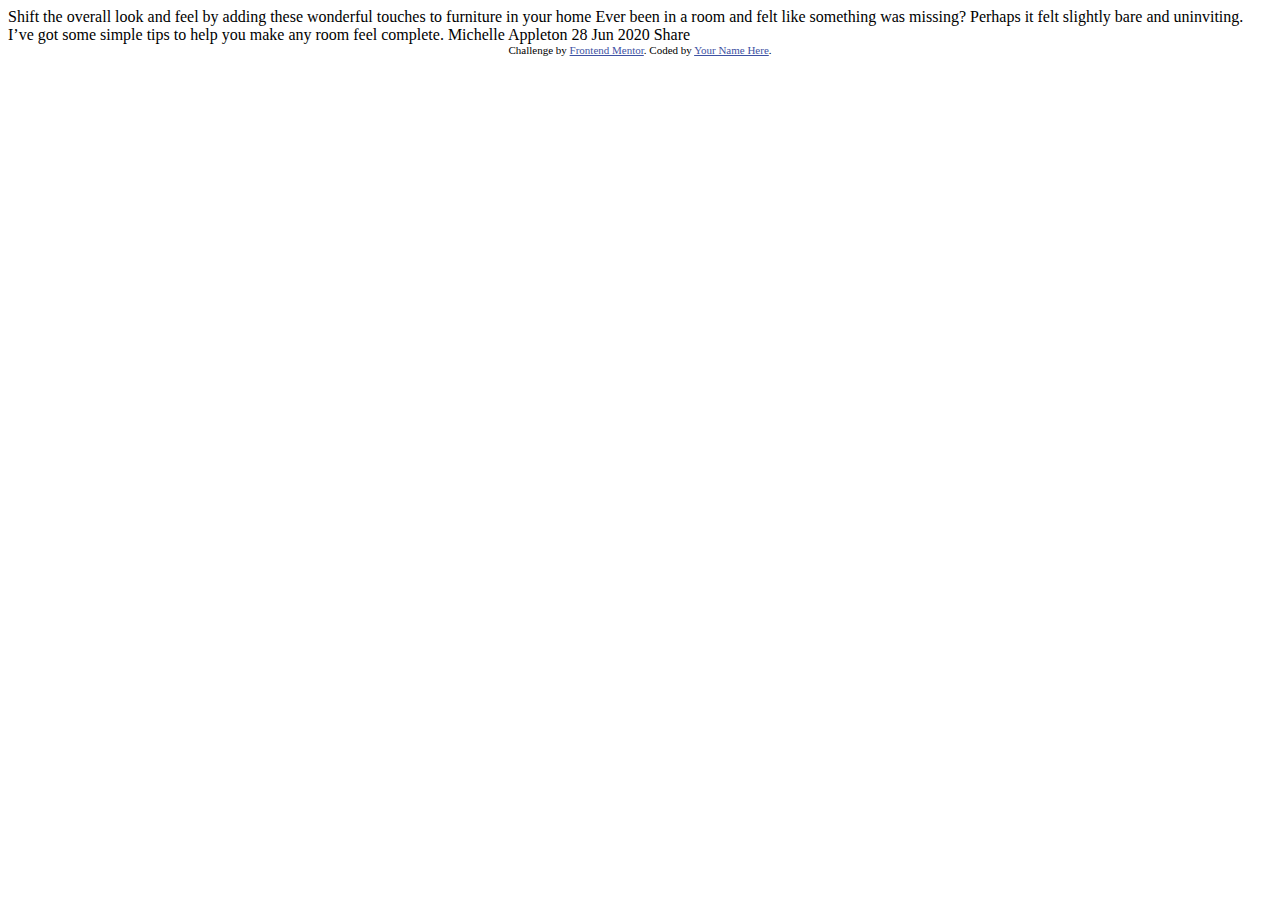
<file: article-preview/index.html>
<!DOCTYPE html>
<html lang="en">
<head>
  <meta charset="UTF-8">
  <meta name="viewport" content="width=device-width, initial-scale=1.0"> <!-- displays site properly based on user's device -->

  <link rel="icon" type="image/png" sizes="32x32" href="./images/favicon-32x32.png">
  
  <title>Frontend Mentor | Article preview component</title>

  <!-- Feel free to remove these styles or customise in your own stylesheet 👍 -->
  <style>
    .attribution { font-size: 11px; text-align: center; }
    .attribution a { color: hsl(228, 45%, 44%); }
  </style>
</head>
<body>

  Shift the overall look and feel by adding these wonderful 
  touches to furniture in your home

  Ever been in a room and felt like something was missing? Perhaps 
  it felt slightly bare and uninviting. I’ve got some simple tips 
  to help you make any room feel complete.

  Michelle Appleton
  28 Jun 2020

  Share
  
  <div class="attribution">
    Challenge by <a href="https://www.frontendmentor.io?ref=challenge" target="_blank">Frontend Mentor</a>. 
    Coded by <a href="#">Your Name Here</a>.
  </div>
</body>
</html>
</file>
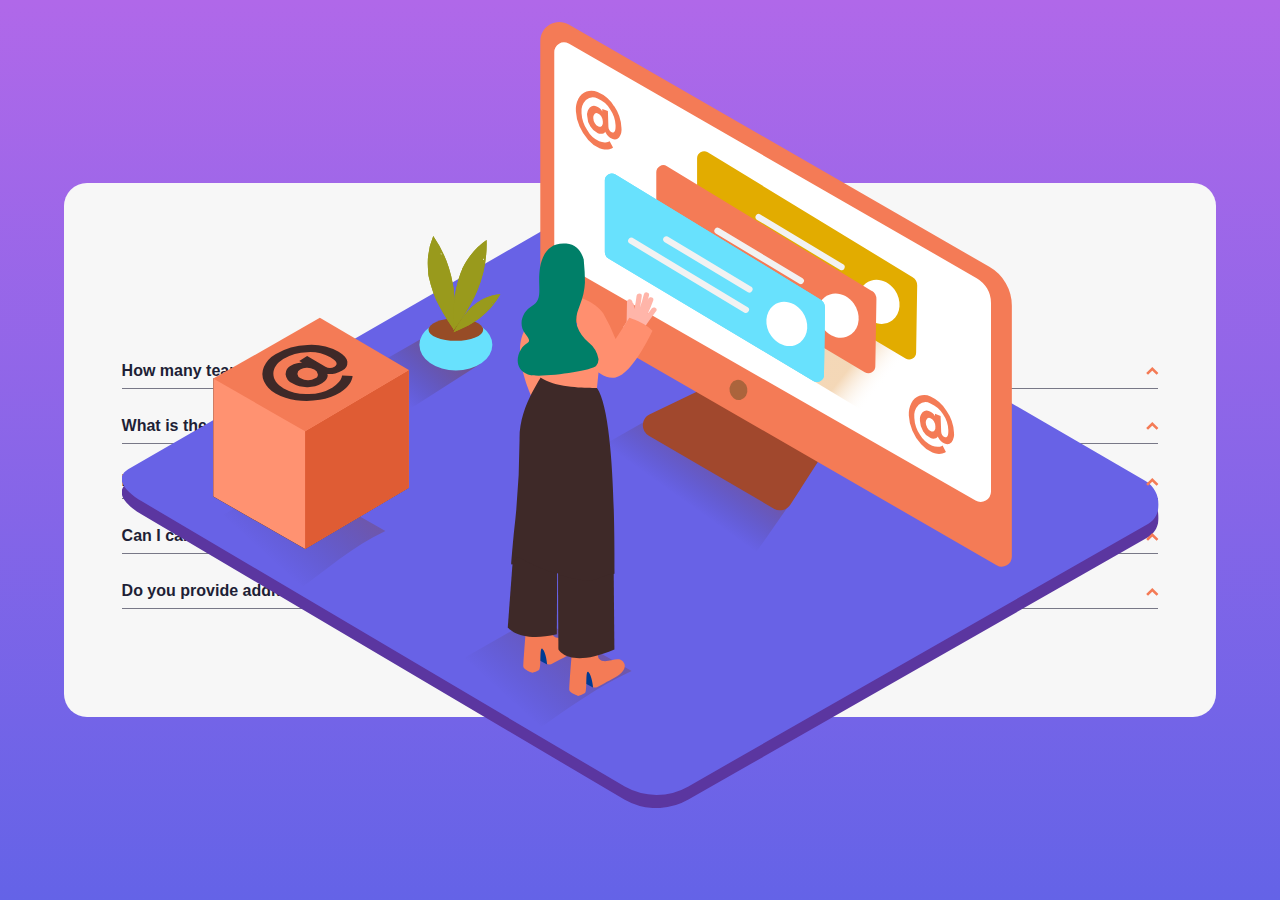
<file: faq-accordion-card/index.html>
<!DOCTYPE html>
<html lang="en">
<head>
  <meta charset="UTF-8">
  <meta name="viewport" content="width=device-width, initial-scale=1.0"> <!-- displays site properly based on user's device -->

  <link rel="icon" type="image/png" sizes="32x32" href="./images/favicon-32x32.png">
  
  <title>Frontend Mentor | FAQ Accordion Card</title>

  <link rel="stylesheet" href="style.css">
</head>
<body>
  <!-- Question 01 -->
  <div class="faq">
    <div class="faq__illustration-container">
      <img 
        class="faq__illustration"
        src="./images/illustration-woman-online-mobile.svg" 
        alt=""
        aria-hidden="true";
      />
    </div>

    <div class="faq__container">
      <h3 class="faq__title">FAQ</h3>
      <div class="faq__q-and-a-group">
        <div class="faq__question faq__border-bottom">
          <span class="faq__question__text">
            How many team members can I invite?
          </span>
          <img 
            class="faq__arrow-icon not-rotated"      
            src="./images/icon-arrow-down.svg" 
            alt="dropdown arrow"
          />
        </div>
        <div class="faq__answer">
          You can invite up to 2 additional users on the Free plan. There is 
          no limit on team members for the Premium plan.
        </div>
      </div>

      <!-- Question 02 -->
      <div class="faq__q-and-a-group">
        <div class="faq__question faq__border-bottom">
          <span class="faq__question__text">
            What is the maximum file upload size?
          </span>
          <img 
            class="faq__arrow-icon not-rotated"      
            src="./images/icon-arrow-down.svg" 
            alt="dropdown arrow"
          />
        </div>
        <div class="faq__answer ">
          No more than 2GB. All files in your account must fit your allotted 
          storage space.
        </div>
      </div>

      <!-- Question 03 -->
      <div class="faq__q-and-a-group">
        <div class="faq__question faq__border-bottom">
          <span class="faq__question__text">
            How do I reset my password?
          </span>
          <img 
            class="faq__arrow-icon not-rotated"      
            src="./images/icon-arrow-down.svg" 
            alt="dropdown arrow"
          />
        </div>
        <div class="faq__answer ">
          Click “Forgot password” from the login page or “Change password” from 
          your profile page. A reset link will be emailed to you.
        </div>
      </div>
      
      <!-- Question 04 -->
      <div class="faq__q-and-a-group">
        <div class="faq__question faq__border-bottom">
          <span class="faq__question__text">
            Can I cancel my subscription?
          </span>
          <img 
            class="faq__arrow-icon not-rotated"      
            src="./images/icon-arrow-down.svg" 
            alt="dropdown arrow"
          />
        </div>
        <div class="faq__answer ">
          Yes! Send us a message and we'll process your request no questions asked.
        </div>
      </div>

      <!-- Question 05 -->
      <div class="faq__q-and-a-group">
        <div class="faq__question faq__border-bottom">
          <span class="faq__question__text">
            Do you provide additional support?
          </span>
          <img 
            class="faq__arrow-icon not-rotated"      
            src="./images/icon-arrow-down.svg" 
            alt="dropdown arrow"
          />
        </div>
        <div class="faq__answer">
          Chat and email support is available 24/7. Phone lines are open during 
          normal business hours.
        </div>
      </div>
    </div>
  </div>

  <script src="main.js"></script>
</body>
</html>
</file>
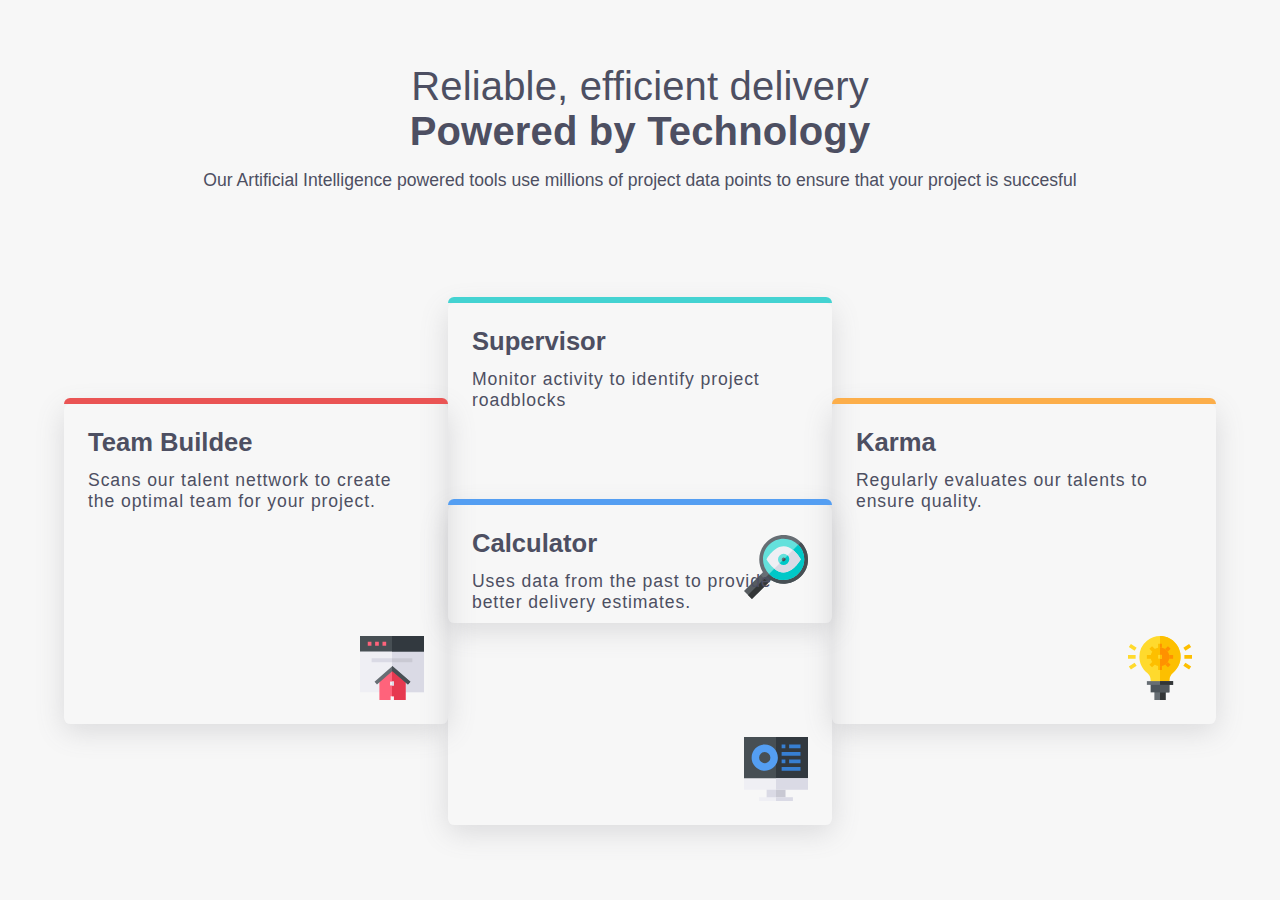
<file: four-card-section/index.html>
<!DOCTYPE html>
<html lang="en">
<head>
  <meta charset="UTF-8">
  <meta name="viewport" content="width=device-width, initial-scale=1.0"> <!-- displays site properly based on user's device -->

  <link rel="icon" type="image/png" sizes="32x32" href="./images/favicon-32x32.png">
  
  <title>Frontend Mentor | Four card feature section</title>

  <!-- CSS Stylesheet -->
  <link rel="stylesheet" href="style.css">
  </style>
</head>
<body>
  <main>
    <div class="presentation">
      <h1 class="presentation__title">
        Reliable, efficient delivery
        <span class="presentation__title presentation__title--bold">
          Powered by Technology 
        </span>
      </h1>
      <p class=" presentation__text">
        Our Artificial Intelligence powered tools use millions of project data points to ensure that your project is succesful
      </p>
    </div>

    <div class="cards">
      <!-- CARD #1 -->
      <div class="card" style="--border-color: #44D3D2">
        <div class="card__content">
          <h3 class="card__title">Supervisor</h3>
          <p class="card__text">
            Monitor activity to identify project  roadblocks
          </p>
        </div>
        <img 
          class="card__icon"
          src="images/icon-supervisor.svg" 
          aria-hidden="true"
        />
      </div>
      <!-- CARD #2 -->
      <div class="card" style="--border-color : #EA5454">
        <div class="card__content">
          <h3 class="card__title">Team Buildee</h3>
          <p class="card__text">
            Scans our talent nettwork to create the optimal team for your project.
          </p>
        </div>
        <img 
          class="card__icon"
          src="images/icon-team-builder.svg" 
          aria-hidden="true"
        />
      </div>
      <!-- CARD #3 -->
      <div class="card" style="--border-color: #FCAE4A">
        <div class="card__content">
          <h3 class="card__title">Karma</h3>
          <p class="card__text">
            Regularly evaluates our talents to ensure quality.
          </p>
        </div>
        <img 
          class="card__icon"
          src="images/icon-karma.svg" 
          aria-hidden="true"
        />
      </div>
      <!-- CARD #4 -->
      <div class="card" style="--border-color: #549EF2">
        <div class="card__content">
          <h3 class="card__title">Calculator</h3>
          <p class="card__text">
            Uses data from the past to provide better delivery estimates.
          </p>
        </div>
        <img 
          class="card__icon"
          src="images/icon-calculator.svg" 
          aria-hidden="true"
        />
      </div>
    </div>
  </main>
</body>
</html>
</file>
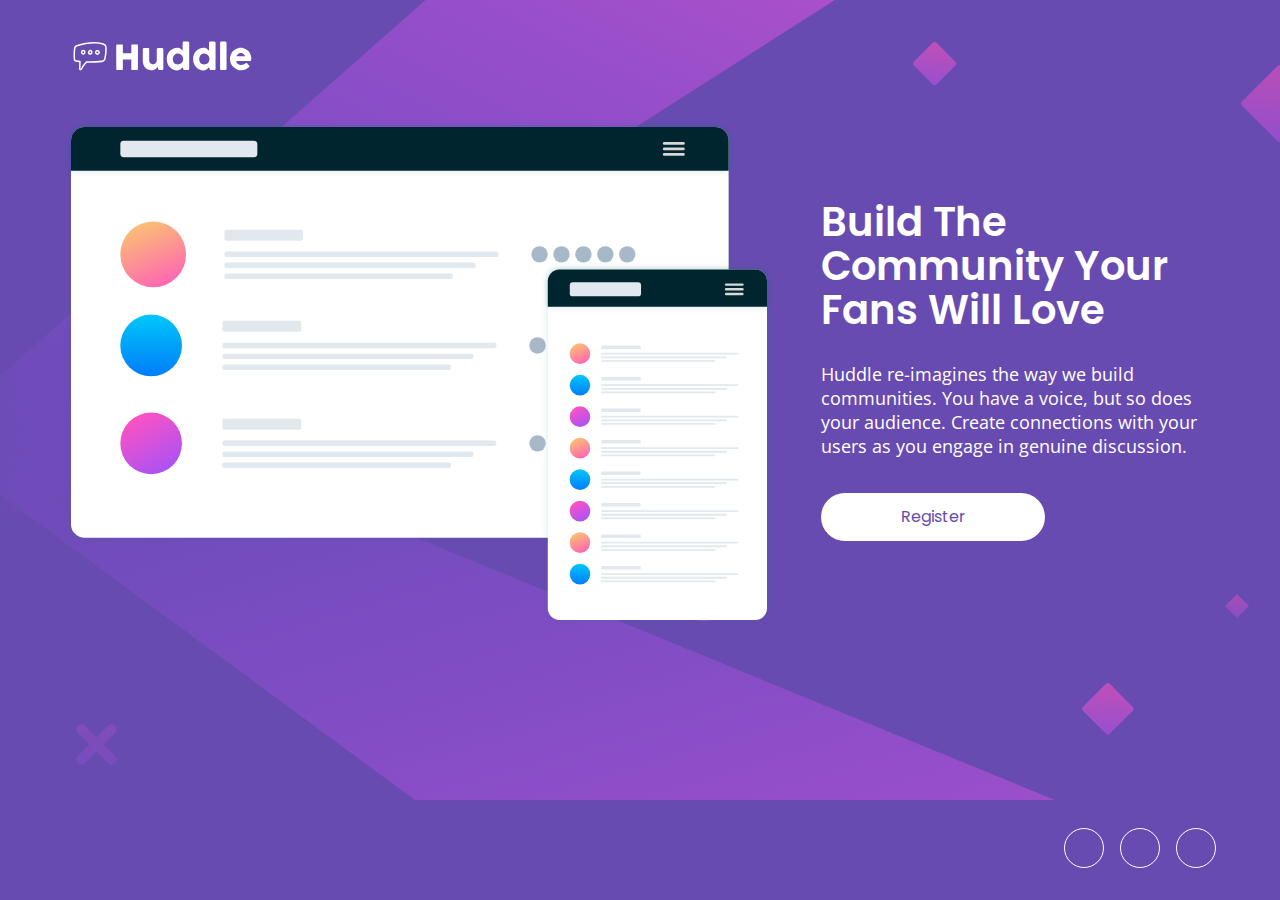
<file: huddle-landing-page/index.html>
<!DOCTYPE html>
<html lang="en">
<head>
  <meta charset="UTF-8">
  <meta name="viewport" content="width=device-width, initial-scale=1.0"> <!-- displays site properly based on user's device -->

  <link rel="icon" type="image/png" sizes="32x32" href="./images/favicon-32x32.png">
  
  <title>Frontend Mentor | Huddle landing page with single introductory section</title>

  <!-- CSS Stylesheet -->
  <link rel="stylesheet" href="style.css">

  <!-- Google Fonts -->
  <link rel="preconnect" href="https://fonts.googleapis.com">
  <link rel="preconnect" href="https://fonts.gstatic.com" crossorigin>
  <link href="https://fonts.googleapis.com/css2?family=Poppins:wght@300;400;500;600;700&display=swap" rel="stylesheet"> 
  <link rel="preconnect" href="https://fonts.googleapis.com">
  <link rel="preconnect" href="https://fonts.gstatic.com" crossorigin>
  <link href="https://fonts.googleapis.com/css2?family=Open+Sans:wght@400;500;600&display=swap" rel="stylesheet">

  <!-- Font Awesome -->
  <link rel="stylesheet" href="https://cdnjs.cloudflare.com/ajax/libs/font-awesome/6.1.1/css/all.min.css" integrity="sha512-KfkfwYDsLkIlwQp6LFnl8zNdLGxu9YAA1QvwINks4PhcElQSvqcyVLLD9aMhXd13uQjoXtEKNosOWaZqXgel0g==" crossorigin="anonymous" referrerpolicy="no-referrer" />

</head>
<body>
  <header id="header">
    <img 
      class="logo"
      src="images/logo.svg" 
      alt="Logo">
  </header>

  <section id="main-content">
    <img 
      class="main-img"
      src="images/illustration-mockups.svg" 
      aria-hidden="true"
    />
   <div class="main-content__content">
    <h1 class="main__title">Build The Community Your Fans Will Love</h1>
    <p class="main__text">
      Huddle re-imagines the way we build communities. You have a voice, but so does your audience. 
      Create connections with your users as you engage in genuine discussion. 
    </p>

    <a class="btn" href="#">Register</a>
   </div>
  </section>

  <footer id="footer">
    <div class="social-media">
      <div class="social-media__icon-border">
        <i class="social-media__icon fa-brands fa-facebook-f"></i>
      </div>
      <div class="social-media__icon-border">
        <i class="social-media__icon fa-brands fa-twitter"></i>
      </div>
      <div class="social-media__icon-border">
        <i class="social-media__icon fa-brands fa-instagram"></i>
      </div>
    </div>
  </footer>
</body>
</html>
</file>
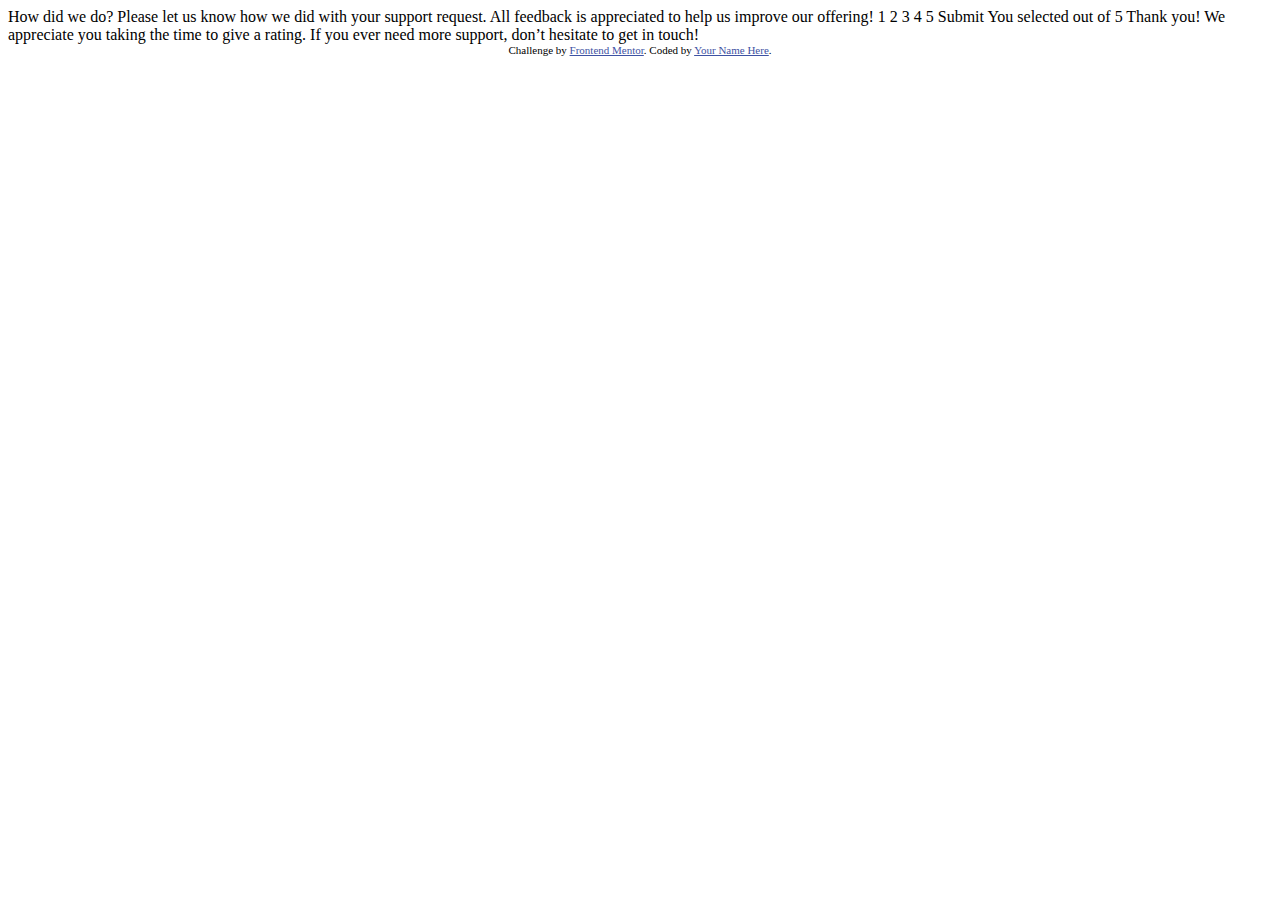
<file: int-rating-component/index.html>
<!DOCTYPE html>
<html lang="en">
<head>
  <meta charset="UTF-8">
  <meta name="viewport" content="width=device-width, initial-scale=1.0"> <!-- displays site properly based on user's device -->

  <link rel="icon" type="image/png" sizes="32x32" href="./images/favicon-32x32.png">
  
  <title>Frontend Mentor | Interactive rating component</title>

  <!-- Feel free to remove these styles or customise in your own stylesheet 👍 -->
  <style>
    .attribution { font-size: 11px; text-align: center; }
    .attribution a { color: hsl(228, 45%, 44%); }
  </style>
</head>
<body>

  <!-- Rating state start -->

  How did we do?

  Please let us know how we did with your support request. All feedback is appreciated 
  to help us improve our offering!

  1 2 3 4 5

  Submit

  <!-- Rating state end -->

  <!-- Thank you state start -->

  You selected <!-- Add rating here --> out of 5

  Thank you!

  We appreciate you taking the time to give a rating. If you ever need more support, 
  don’t hesitate to get in touch!

  <!-- Thank you state end -->

  
  <div class="attribution">
    Challenge by <a href="https://www.frontendmentor.io?ref=challenge" target="_blank">Frontend Mentor</a>. 
    Coded by <a href="#">Your Name Here</a>.
  </div>
</body>
</html>
</file>
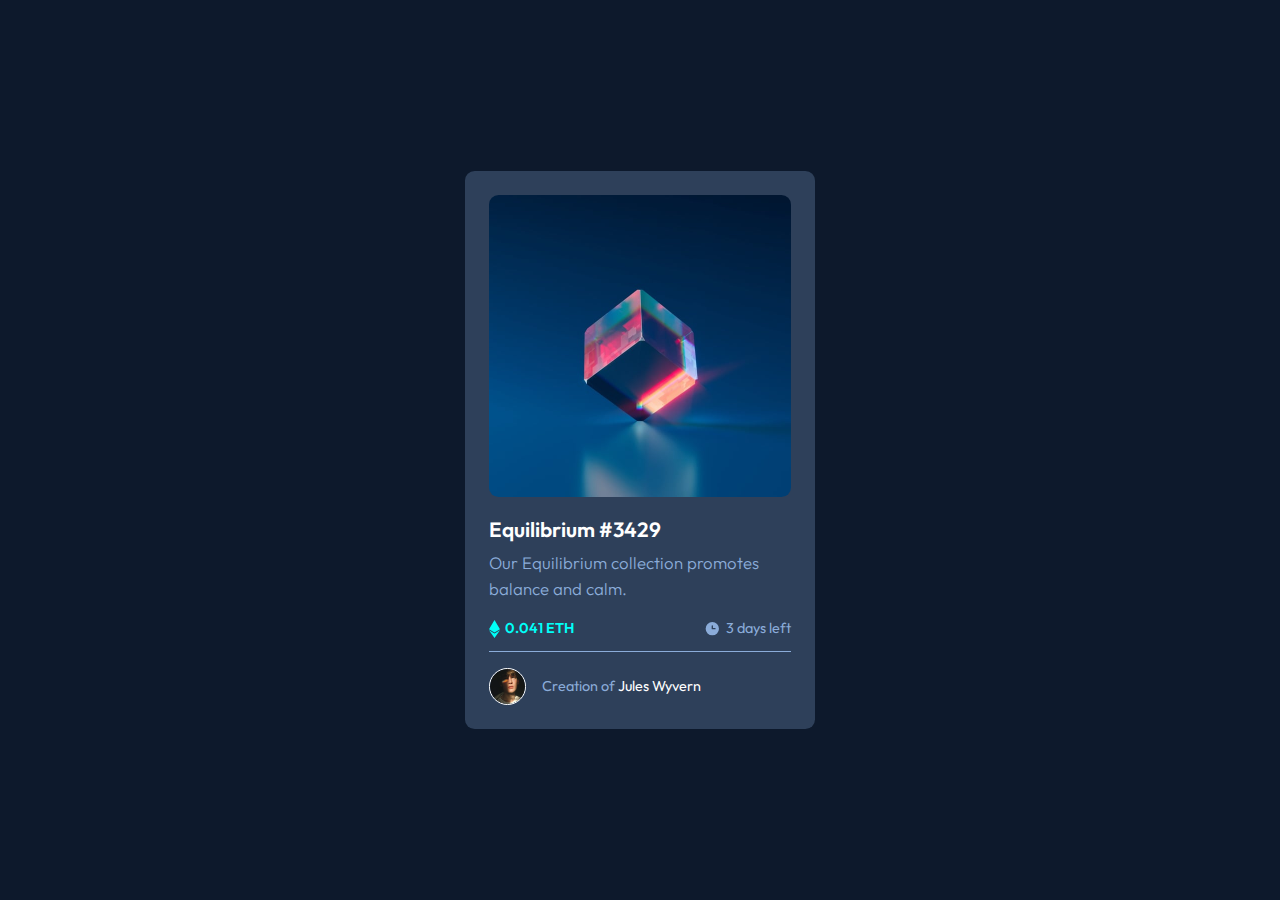
<file: nft-previewer-card/index.html>
<!DOCTYPE html>
<html lang="en">
<head>
  <meta charset="UTF-8">
  <meta name="viewport" content="width=device-width, initial-scale=1.0"> <!-- displays site properly based on user's device -->

  <link rel="icon" type="image/png" sizes="32x32" href="./images/favicon-32x32.png">
  
  <title>Frontend Mentor | NFT preview card component</title>

  <!-- CSS Stylesheet -->
  <link rel="stylesheet" href="style.css">

  <!-- Google Fonts -->
  <link rel="preconnect" href="https://fonts.googleapis.com">
  <link rel="preconnect" href="https://fonts.gstatic.com" crossorigin>
  <link href="https://fonts.googleapis.com/css2?family=Outfit:wght@300;400;500;600;700&display=swap" rel="stylesheet">
</head>
<body>

  <div class="card">
    <div class="card__img-container">
      <img 
        class="card__img"
        src="images/image-equilibrium.jpg" 
        alt="Equilibrium NFT image"
      />
      <div class="card__img__cover"></div>
      <img 
          class="card__img__icon"
          src="images/icon-view.svg" 
          alt="Eye (view) Icon"
      />
    </div>

    <h3 class="card__title">Equilibrium #3429</h3>
    <p class="card__text">
      Our Equilibrium collection promotes balance and calm.
    </p>

    <div class="card__info">
      <span class="card__info__price">
        <img
          class="card__info__coin-icon" 
          src="images/icon-ethereum.svg" 
          alt="Ethereum Icon"
        />
        0.041 ETH
      </span>
      <span class="card__info__time">
        <img
          class="card__info__time-icon" 
          src="images/icon-clock.svg" 
          alt="Clock Icon"
        />
        3 days left
      </span>
    </div>

    <div class="card__author-info">
      <img
        class="card__author-info__author-pic" 
        src="images/image-avatar.png" 
        alt="Image of the author of the NFT"
      />
      <p class="card__author-info__text">
        Creation of <span class="accent">Jules Wyvern</span>
      </p>
    </div>
  </div>
</body>
</html>
</file>
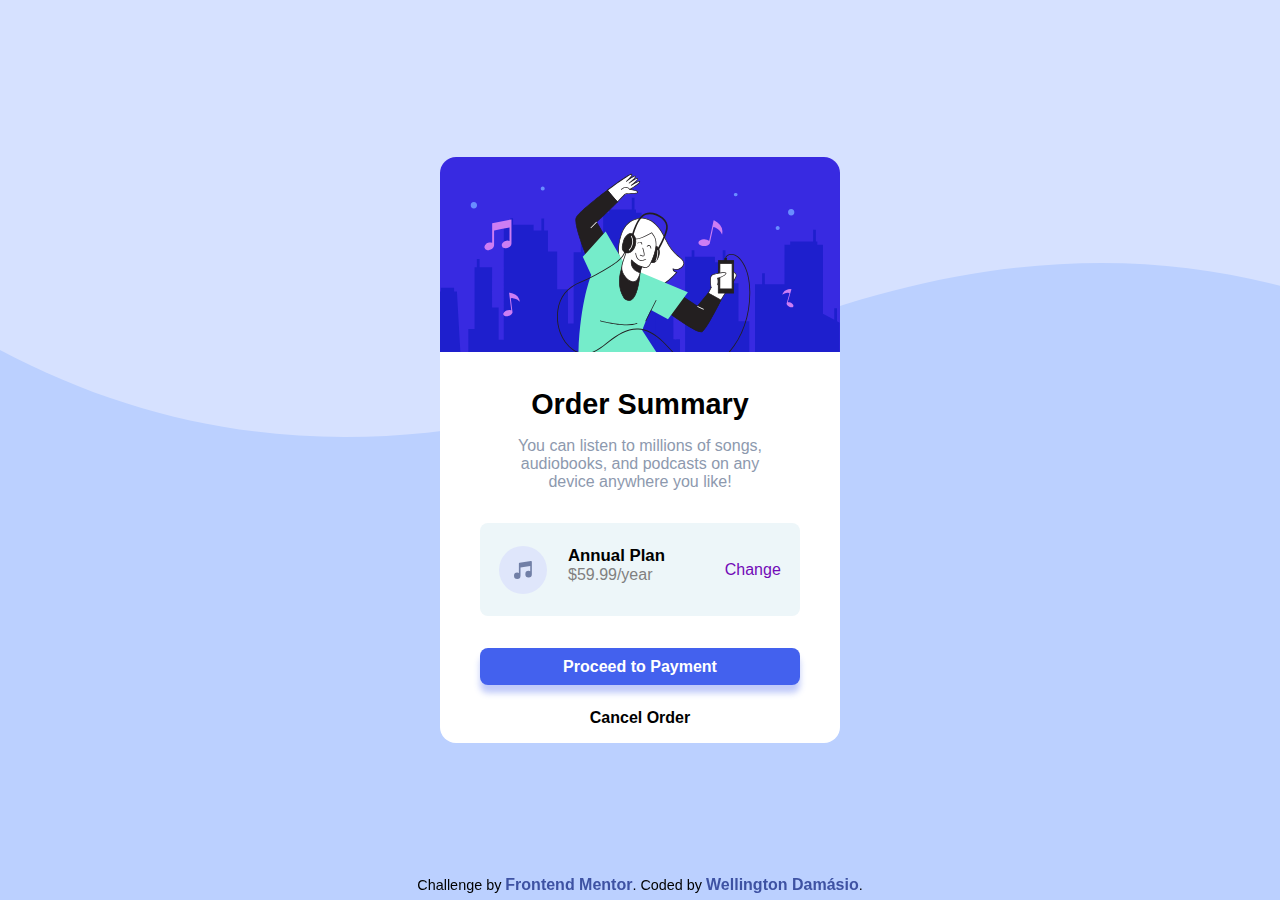
<file: order-summary-component/index.html>
<!DOCTYPE html>
<html lang="en">
<head>
  <meta charset="UTF-8">
  <meta name="viewport" content="width=device-width, initial-scale=1.0"> <!-- displays site properly based on user's device -->

  <link rel="icon" type="image/png" sizes="32x32" href="./images/favicon-32x32.png">
  
  <title>Frontend Mentor | Order summary card</title>

  <link rel="stylesheet" href="styles/style.css">

  <!-- Feel free to remove these styles or customise in your own stylesheet 👍 -->
</head>
<body>
  <div class="order-card">
    <div class="order-card__hero">
      <img src="./images/illustration-hero.svg" alt="">
    </div>
    <div class="order-card__info">
      <h3 class="order-card__title">Order Summary</h3>
      <p class="order-card__text">
        You can listen to millions of songs, audiobooks, and podcasts on any device anywhere you like!
      </p>
    </div>
    <div class="order-card__plan">
      <img src="./images/icon-music.svg" class="order-card__plan__icon">

      <div class="order-card__plan__wrapper">
        <p class="order-card__plan__title">Annual Plan</p>
        <p class="order-card__plan__price">$59.99/year</p>
      </div>

      <a href="#" class="order-card__plan__link">Change</a>
    </div>

    <a href="#" class="btn">Proceed to Payment</a>
    <a href="#" class="inline-center">Cancel Order</a>
  </div>
  <!-- Order Summary

  You can now listen to millions of songs, audiobooks, and podcasts on any 
  device anywhere you like!

  Annual Plan
  $59.99/year

  Change

  Proceed to Payment
  Cancel Order -->
  
  <div class="attribution">
    Challenge by <a href="https://www.frontendmentor.io?ref=challenge" target="_blank">Frontend Mentor</a>. 
    Coded by <a href="#">Wellington Damásio</a>.
  </div>
</body>
</html>
</file>
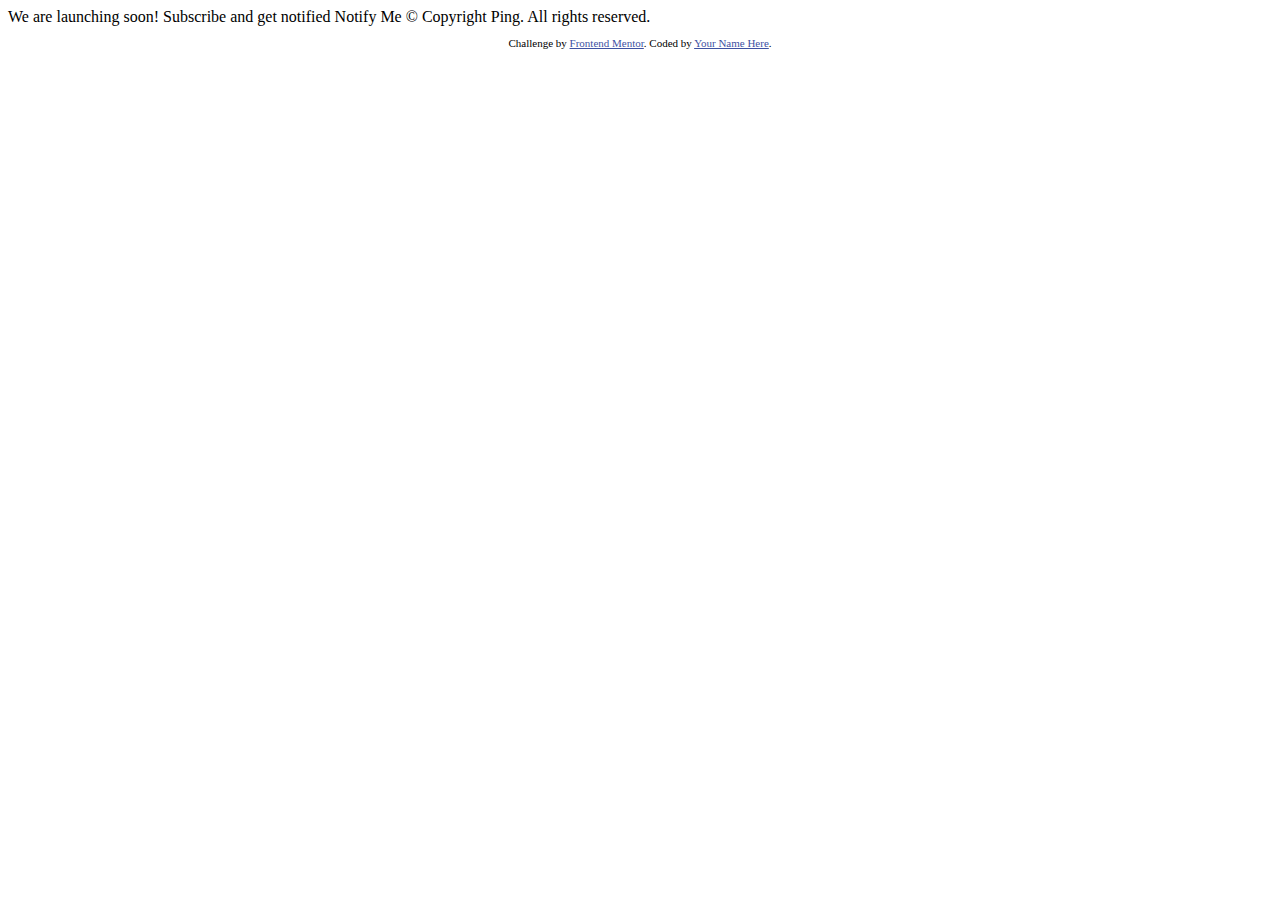
<file: ping-coming-soon-page/index.html>
<!DOCTYPE html>
<html lang="en">
<head>
  <meta charset="UTF-8">
  <meta name="viewport" content="width=device-width, initial-scale=1.0"> <!-- displays site properly based on user's device -->

  <link rel="icon" type="image/png" sizes="32x32" href="./images/favicon-32x32.png">
  
  <title>Frontend Mentor | Ping coming soon page</title>

  <!-- Feel free to remove these styles or customise in your own stylesheet 👍 -->
  <style>
    .attribution { font-size: 11px; text-align: center; }
    .attribution a { color: hsl(228, 45%, 44%); }
  </style>
</head>
<body>

  We are launching soon!

  Subscribe and get notified

  Notify Me

  &copy; Copyright Ping. All rights reserved.

  <footer>
    <p class="attribution">
      Challenge by <a href="https://www.frontendmentor.io?ref=challenge" target="_blank">Frontend Mentor</a>. 
      Coded by <a href="#">Your Name Here</a>.
    </p>
  </footer>
</body>
</html>
</file>
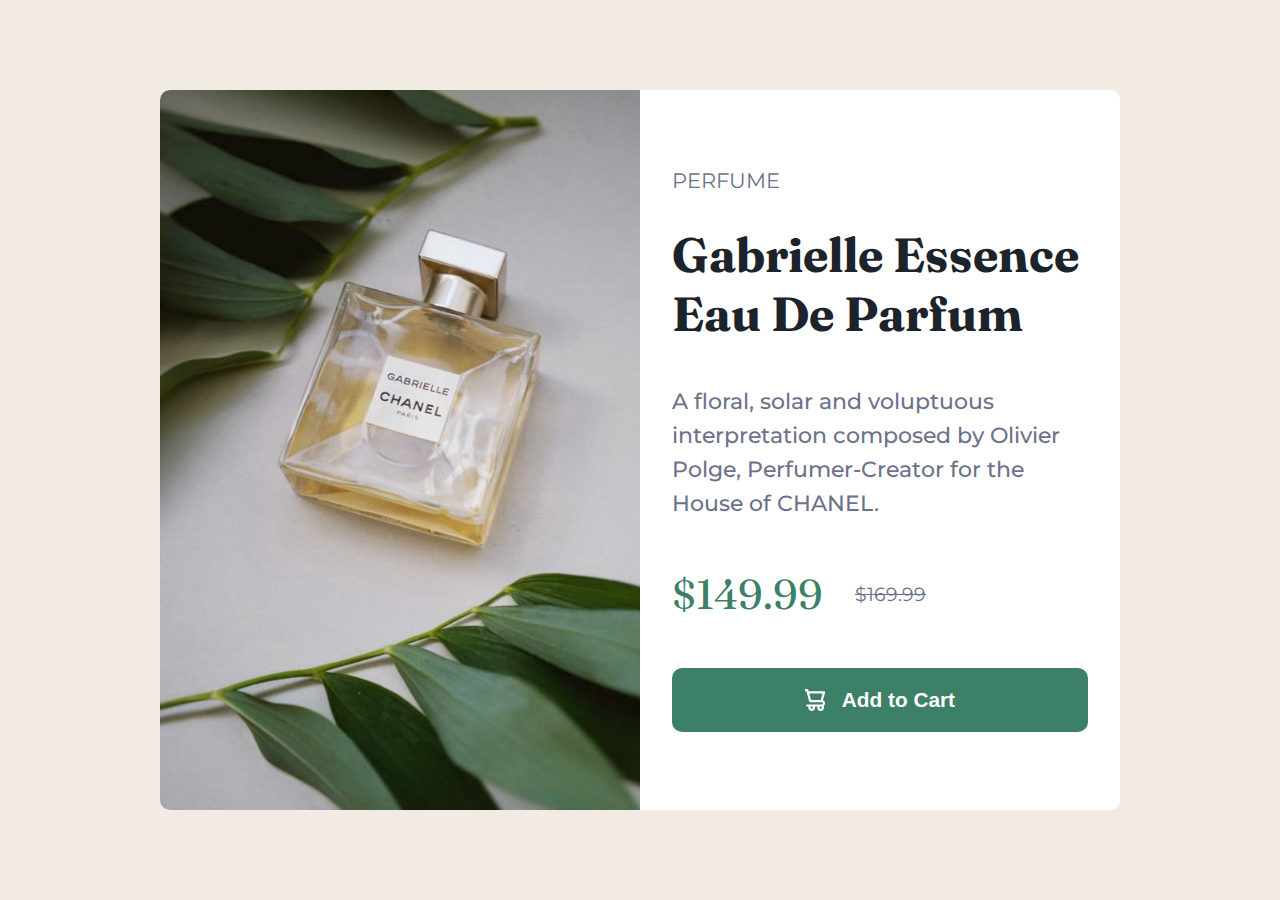
<file: product-preview-card-component-main/index.html>
<!DOCTYPE html>
<html lang="en">
<head>
  <meta charset="UTF-8">
  <meta name="viewport" content="width=device-width, initial-scale=1.0"> <!-- displays site properly based on user's device -->

  <link rel="icon" type="image/png" sizes="32x32" href="./images/favicon-32x32.png">
  
  <title>Frontend Mentor | Product preview card component</title>

  <link rel="stylesheet" href="style/styles.css">
</head>
<body>

  <div class="card">
    <div class="card__img">
      
    </div>
    <div class="card__body">
      <h3 class="card__subtitle">PERFUME</h3>
      <h2 class="card__title">Gabrielle Essence Eau De Parfum</h2>
      <p class="card__text">
        A floral, solar and voluptuous interpretation composed by Olivier Polge, 
        Perfumer-Creator for the House of CHANEL.
      </p>

      <p class="card__price">$149.99</p>

      <button class="btn btn--block">
        <img  
          class="btn__icon"
          src="./images/icon-cart.svg" 
          alt="Cart icon"
        />
        Add to Cart
      </button>
    </div>
  </div>
</body>
</html>
</file>
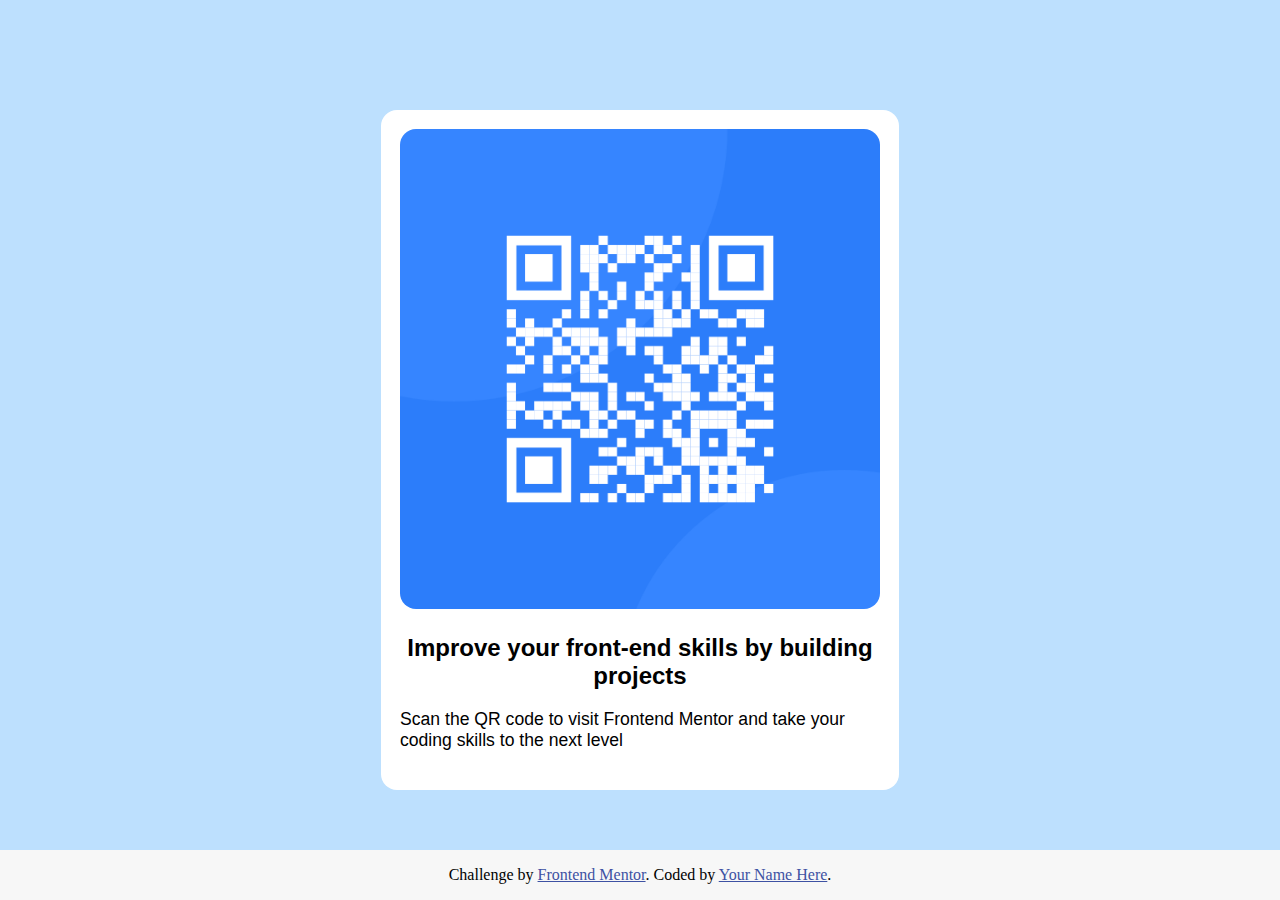
<file: qr-card-component/index.html>
<!DOCTYPE html>
<html lang="en">
<head>
  <meta charset="UTF-8">
  <meta name="viewport" content="width=device-width, initial-scale=1.0"> <!-- displays site properly based on user's device -->

  <link rel="icon" type="image/png" sizes="32x32" href="./images/favicon-32x32.png">
  
  <title>Frontend Mentor | QR code component</title>

  <!-- Feel free to remove these styles or customise in your own stylesheet 👍 -->
  <style>
    * {
      padding: 0;
      margin: 0;
      box-sizing: border-box;
    }

    footer {
      position: fixed;
      bottom: 0;
      width: 100%;
      background: #f7f7f7;
      padding: 1rem;
    }

    .attribution {font-size: 1rem; text-align: center; }
    .attribution a { color: hsl(228, 45%, 44%); }

    body {
      display: flex;
      justify-content: center;
      align-items: center;
      place-items: center;
      min-height: 100vh;
      background-color: #bde0fe;
    }

    .qr-card {
      padding: 1.2rem;
      background-color: #fff;
      border-radius: 1rem;
    }

    .qr-card__img {
      margin-bottom: 1.3rem;
      width: 30rem;
      border-radius: 1rem
    }

    .qr-card__img img {
      width: 100%;
      height: 100%;
      object-fit: cover;
      border-radius: 1rem
    }

    .qr-card__content {
      max-width: 30rem;
      margin: 0 auto 1.2rem auto;
    }

    .qr-card__title {
      font-family: sans-serif;
      font-size: 1.5rem;
      text-align: center;
      margin-bottom: 1.2rem;
    }

    .qr-card__text {
      font-size: 1.1rem;
      font-family: sans-serif;
    }
  </style>
</head>

<body>
  <div class="qr-card">
    <div class="qr-card__img">
      <img src="images/image-qr-code.png" alt="">
    </div>

    <div class="qr-card__content">
      <h3 class="qr-card__title">
        Improve your front-end skills by building projects
      </h3>
      <p class="qr-card__text">
        Scan the QR code to visit Frontend Mentor and take your  coding skills to the next level
      </p>
    </div>
  </div>
  
  <footer class="attribution">
    Challenge by <a href="https://www.frontendmentor.io?ref=challenge" target="_blank">Frontend Mentor</a>. 
    Coded by <a href="#">Your Name Here</a>.
  </footer>
</body>
</html>
</file>
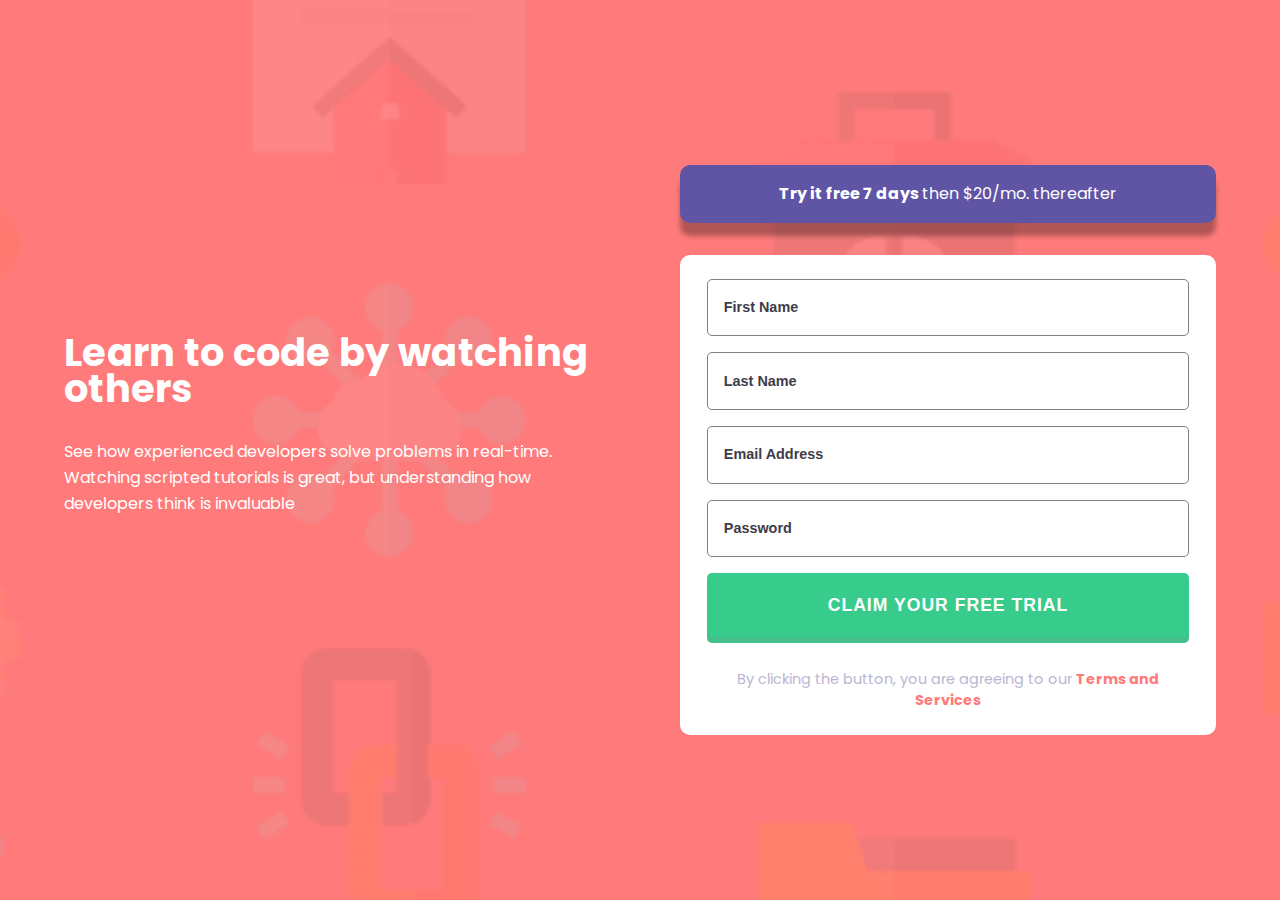
<file: sign-up-form/index.html>
<!DOCTYPE html>
<html lang="en">
<head>
  <meta charset="UTF-8">
  <meta name="viewport" content="width=device-width, initial-scale=1.0"> <!-- displays site properly based on user's device -->

  <link rel="icon" type="image/png" sizes="32x32" href="./images/favicon-32x32.png">
  
  <title>Frontend Mentor | Intro component with sign up form</title>
  
  <link rel="stylesheet" href="styles/styles.css">
</head>
<body>
  <div class="flex">
    <div class="flex__head">
      <h2 class="h-2">Learn to code by watching others</h2>
      <p class="text">
        See how experienced developers solve problems in real-time. Watching scripted tutorials is great, but understanding how developers think is invaluable
      </p>
    </div>
    <div class="flex__body">
      <div class="offer">
        <p class="text">
          <span class="bold">
            Try it free 7 days
          </span> then
          $20/mo. thereafter
        </p>
      </div>

      <div class="container">
        <form 
          class="form" 
          id="register-form"
          onsubmit="checkSubmit(event)"
        >
          <input
            id="first-name"
            class="form__input"
            type="text" 
            placeholder="First Name"
            data-error="First name cannot be empty"
          />
          <input
            id="last-name" 
            class="form__input"
            type="text" 
            placeholder="Last Name"
            data-error="Last name cannot be empty"
          />
          <input
            id="email"
            class="form__input"
            type="email" 
            placeholder="Email Address"
            data-error="Looks like this is not an email"
          />
          <input
            id="password"
            class="form__input"
            type="password" 
            placeholder="Password"
            data-error="Password cannot be empty"
          />

          <input 
            class="btn" 
            id="submit"
            type="submit" 
            value="CLAIM YOUR FREE TRIAL"
          />

          <!-- This can interfere in the backend, but it's better for using less HTML code -->
          <p class="text-sm">
            By clicking the button, you are agreeing to our 
            <span class="accent bold">Terms and Services</span>
          </p>
        </form>
      </div>
    </div>
  </div>

  <!-- <script defer src="./main.js"></script> -->
  <script src="./main.js"></script>
</body>
</html>
</file>
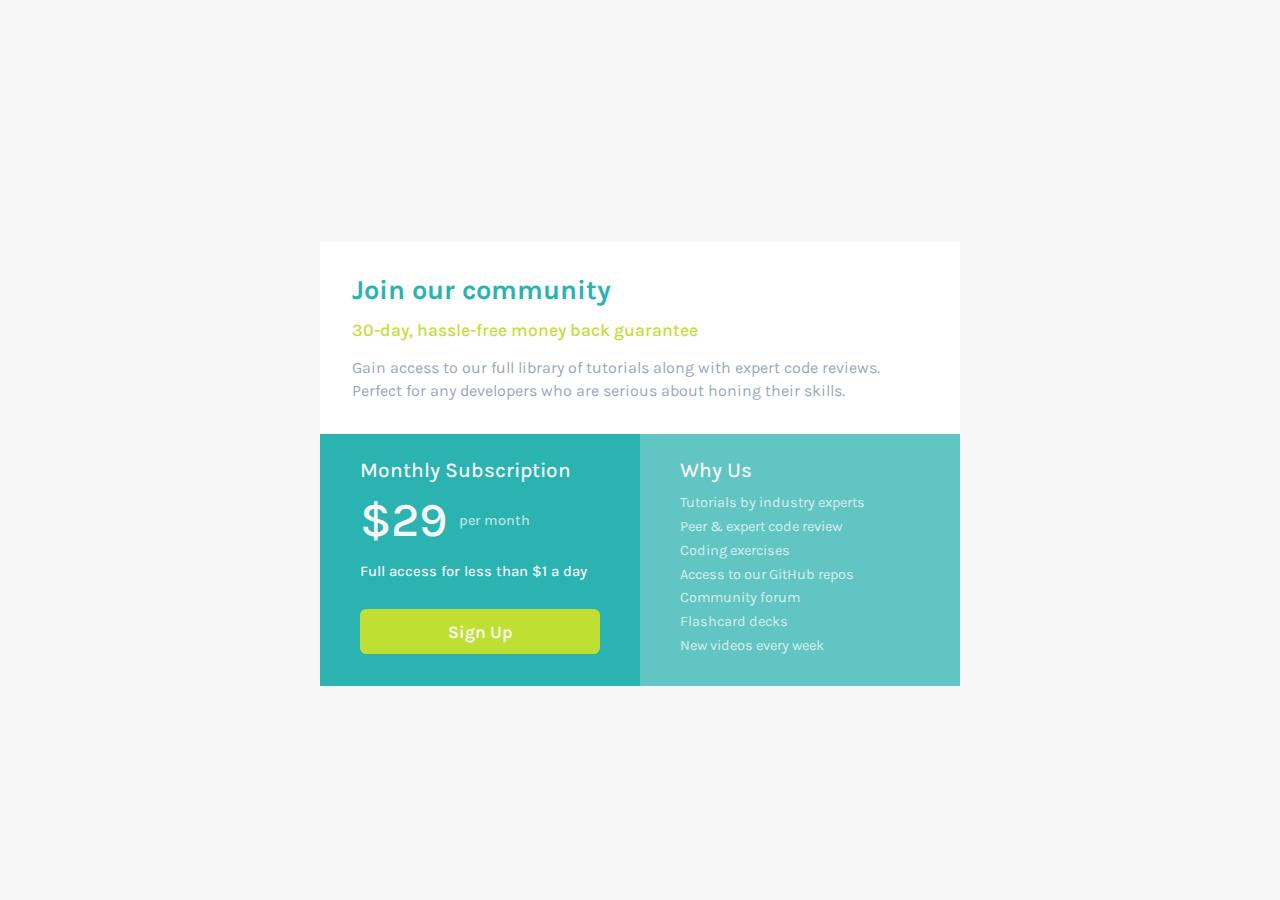
<file: single-price-grid/index.html>
<!DOCTYPE html>
<html lang="en">
<head>
  <meta charset="UTF-8">
  <meta name="viewport" content="width=device-width, initial-scale=1.0"> <!-- displays site properly based on user's device -->

  <link rel="icon" type="image/png" sizes="32x32" href="./images/favicon-32x32.png">
  
  <title>Frontend Mentor | Single Price Grid Component</title>

  <link rel="stylesheet" href="style.css">

  <!-- Google Fonts -->
  <link rel="preconnect" href="https://fonts.googleapis.com">
  <link rel="preconnect" href="https://fonts.gstatic.com" crossorigin>
  <link href="https://fonts.googleapis.com/css2?family=Karla:wght@300;400;500;600&display=swap" rel="stylesheet"> 
</head>
<body>
  <div class="price-card">
    <div class="price-card__desc">
      <h3 class="price-card__title">Join our community</h3>
      <p class="price-card__subtitle">30-day, hassle-free money back guarantee</p>
      <p class="price-card__text">
        Gain access to our full library of tutorials along with expert code reviews. 
        Perfect for any developers who are serious about honing their skills.
      </p>
    </div>

    <div class="price-card__cta">
      <p class="price-card__subtitle">Monthly Subscription</p>
      <p class="price-card__pricing">&dollar;29 
        <span class="small">per month</span>
      </p>
      <p class="text-sm">Full access for less than &dollar;1 a day</p>

      <a href="#" class="btn">Sign Up</a>
    </div>

    <div class="price-card__why-us">
      <h3 class="price-card__subtitle">Why Us</h3>
      <ul class="list">
        <li class="list__item">
          <a href="#" class="list__link">Tutorials by industry experts</a>
        </li>
        <li class="list__item">
          <a href="#" class="list__link">Peer &amp; expert code review</a>
        </li>
        <li class="list__item">
          <a href="#" class="list__link">Coding exercises</a>
        </li>
        <li class="list__item">
          <a href="#" class="list__link">Access to our GitHub repos</a>
        </li>
        <li class="list__item">
          <a href="#" class="list__link">Community forum</a>
        </li>
        <li class="list__item">
          <a href="#" class="list__link">Flashcard decks</a>
        </li>
        <li class="list__item">
          <a href="#" class="list__link">New videos every week</a>
        </li>
      </ul>
    </div>
  </div>
</body>
</html>
</file>
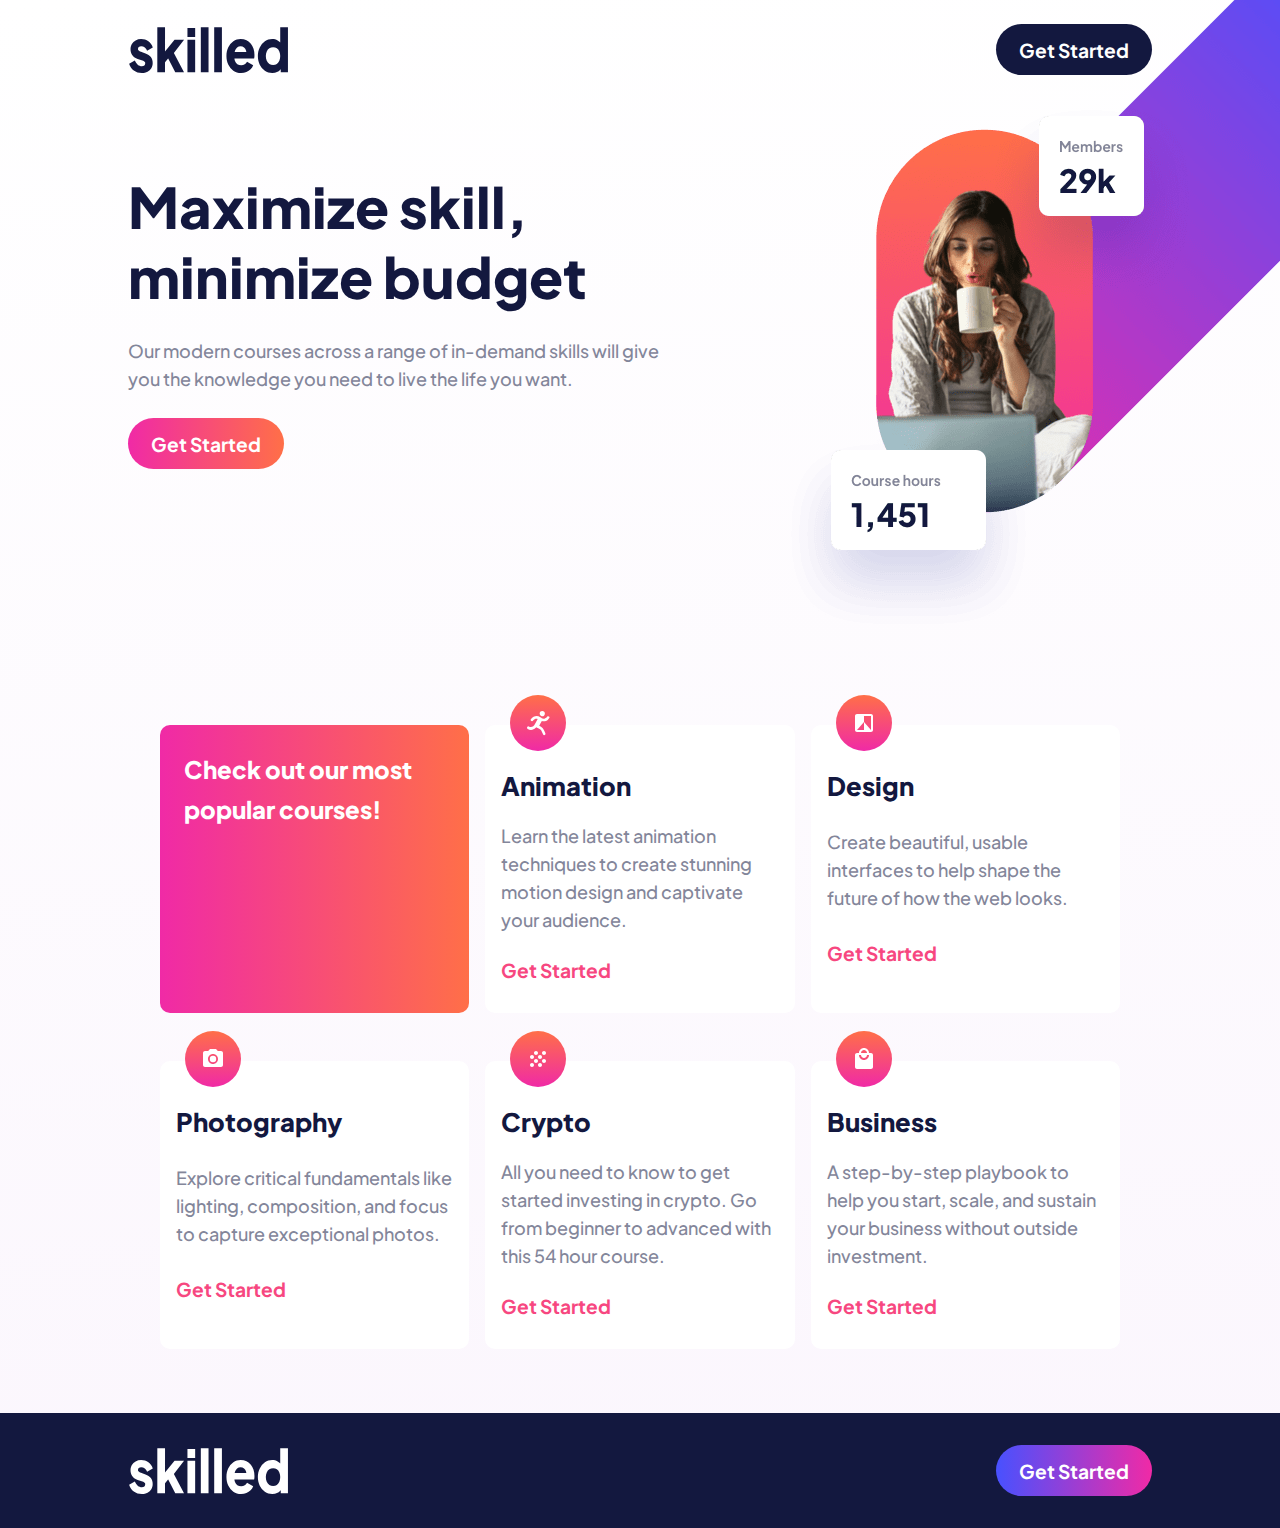
<file: skilled-elearning-landing-page/index.html>
<!DOCTYPE html>
<html lang="en">
<head>
    <meta charset="UTF-8">
    <meta http-equiv="X-UA-Compatible" content="IE=edge">
    <meta name="viewport" content="width=device-width, initial-scale=1.0">
    <title>Document</title>
    <!-- FONT STYLE -->
    <link rel="preconnect" href="https://fonts.googleapis.com">
    <link rel="preconnect" href="https://fonts.gstatic.com" crossorigin>
    <link href="https://fonts.googleapis.com/css2?family=Plus+Jakarta+Sans:ital,wght@0,200;0,300;0,400;0,500;0,600;0,700;0,800;1,200;1,300;1,400;1,500;1,600;1,700;1,800&display=swap" rel="stylesheet"> 
    <!-- CSS STYLESHEET -->
    <link rel="stylesheet" href="css/style.css">
    <!-- FAVICON -->
    <link rel="icon" type="image/png" sizes="32x32" href="./assets/favicon-32x32.png">
</head>
<body>
    <header>
        <img src="./assets/logo-dark.svg" class="logo" alt="logo (skilled)">
        <a href="" class="btn">Get Started</a>
    </header>

    <div class="hero">
        <div class="hero__content">
            <h2 class="hero__title">Maximize skill, minimize budget</h2>
            <p class="hero__text">
                Our modern courses across a range of in-demand skills will give you the 
  knowledge you need to live the life you want.
            </p>

            <a href="#" class="btn btn--grad1">Get Started</a>
        </div>

        <div class="hero__img">
            <picture>
                <source srcset="./assets/image-hero-tablet.png" 
                    media="(min-width: 48em)" />

                <img src="./assets/image-hero-mobile.png" alt="Girl studying and drinking coffe">
            </picture>
        </div>
    </div>

    <section id="choose-courses">
        <div class="courses">
            <div class="courses-presentation-card">
                Check out our most popular courses!
            </div>

            <div class="courses-card">
                <h3 class="courses-card__title">Animation</h3>
                <p class="courses-card__text">
                    Learn the latest animation techniques to create stunning motion 
  design and captivate your audience.
                </p>
                <a href="#">Get Started</a>
            </div>

            <div class="courses-card">
                <h3 class="courses-card__title">Design</h3>
                <p class="courses-card__text">
                    Create beautiful, usable interfaces to help shape the future of 
  how the web looks.
                </p>
                <a href="#">Get Started</a>
            </div>

            <div class="courses-card">
                <h3 class="courses-card__title">Photography</h3>
                <p class="courses-card__text">
                    Explore critical fundamentals like lighting, composition, and focus 
  to capture exceptional photos.
                </p>
                <a href="#">Get Started</a>
            </div>

            <div class="courses-card">
                <h3 class="courses-card__title">Crypto</h3>
                <p class="courses-card__text">
                    All you need to know to get started investing in crypto. Go from beginner 
  to advanced with this 54 hour course.
                </p>
                <a href="#">Get Started</a>
            </div>
            <div class="courses-card">
                <h3 class="courses-card__title">Business</h3>
                <p class="courses-card__text">
                    A step-by-step playbook to help you start, scale, and sustain your business 
                    without outside investment.                  
                </p>
                <a href="#">Get Started</a>
            </div>
        </div>
    </section>

    <footer>
        <div class="footer-wrapper">
            <img src="./assets/logo-light.svg" class="logo" alt="logo (skilled)">
            <a href="#" class="btn btn--grad2">Get Started</a>
        </div>
    </footer>
</body>
</html>
</file>
<file: faq-accordion-card/style.css>
:root {
 --black:#1E1F36;
 --grey: #787887;
}

* {
    padding: 0;
    margin: 0;
    box-sizing: border-box;
    font-family: sans-serif;
}

body {
    background-image: linear-gradient(#b068e9, #6463e7);
    background-repeat: no-repeat;
    min-height: 100vh;
    display: grid;
    place-items: center;
}

.faq {
    position: relative;
    display: flex;
    flex-direction: column;
    width: 90%;
    padding-bottom: 1.5rem;
    margin-inline: auto;
    background-color: #f7f7f7;
    min-height: 33.437rem;
    border-radius: 23px;
}

.faq__illustration-container {
    position: absolute;
    top: -30%;
    left: 50%;
    transform: translateX(-50%);
    min-width: 90%;
}


.faq__title {
    font-size: 2rem;
    font-weight: 700;
    line-height: 40px;
    color: var(--black);
    text-align: center;
    margin-bottom: 1.7rem;
}

.faq__container {
    width: 90%;
    margin-inline: auto;
    margin-top: 7rem;
}

.faq__question {
    font-weight: 700;
    color: var(--black);
    margin-bottom: .7rem;
    display: flex;
    align-items: center;
    transition: all 300ms ease-in;
}

.faq__arrow-icon {
    margin-left: auto;
    width: .8rem;
}

.not-rotated {
    transform: rotate(180deg);
    transition: all 300ms ease-in;
}

.faq__answer {
    color: var(--grey);
    margin-bottom: 1rem;
    transition: all 300ms ease-in;
    border-bottom: 1.5px solid var(--grey);
    height: 0;
    visibility: hidden;
}

.rotate {
    transform: rotate(0);
    transition: all 300ms ease-in;
}

.show {
    height: 100%;
    visibility: visible;
    transition: all 300ms ease-in;
}

.faq__border-bottom {
    padding-bottom: .5rem;
    border-bottom: 1.5px solid var(--grey);
}
</file>
<file: four-card-section/style.css>
@import url("https://fonts.googleapis.com/css2?family=Open+Sans:wght@300;400;500&display=swap");
* {
  padding: 0;
  margin: 0;
  box-sizing: border-box;
  font-family: "Poppins", sans-serif;
}

a {
  text-decoration: nones;
}

img {
  display: block;
  max-width: 100%;
}

ul {
  list-style: none;
}

body {
  background-color: #f7f7f7;
  color: #4D4F62;
}

.presentation {
  margin-top: 4rem;
  width: 90%;
  max-width: 90rem;
  margin-inline: auto;
  margin-bottom: 7rem;
}
.presentation__title {
  font-size: clamp(1.7rem, 5vw, 2.5rem);
  font-weight: 300;
  text-align: center;
  margin-bottom: 1rem;
  letter-spacing: 0.17px;
}
.presentation__title--bold {
  display: block;
  font-weight: 600;
}
.presentation__text {
  text-align: center;
  font-weight: 500;
  font-size: 1.1rem;
}

.cards {
  display: flex;
  flex-direction: column;
  gap: 2rem;
  width: 90%;
  max-width: 75rem;
  margin-inline: auto;
  margin-bottom: 3rem;
}
@media only screen and (min-width: 67.4em) {
  .cards {
    position: relative;
    height: 58vh;
  }
}

.card {
  position: relative;
  display: flex;
  flex-direction: column;
  justify-content: space-between;
  align-items: flex-start;
  box-shadow: rgba(100, 100, 111, 0.2) 0px 7px 29px 0px;
  padding: 1.5rem;
  width: 100%;
  min-height: 13.5rem;
  border-radius: 0.4rem;
}
.card__title {
  font-size: 1.6rem;
  margin-bottom: 0.8rem;
}
.card__text {
  font-size: 1.1rem;
  font-weight: 500;
  letter-spacing: 0.9px;
}
.card__icon {
  align-self: flex-end;
}
.card::before {
  content: "";
  position: absolute;
  top: -6px;
  left: 0;
  width: 100%;
  height: 6px;
  background-color: var(--border-color);
  border-radius: 6px 6px 0 0;
}
@media only screen and (min-width: 75em) {
  .card {
    position: absolute;
    width: 24rem;
    height: 20rem;
  }
  .card:first-child {
    top: 0;
    left: 50%;
    transform: translateX(-50%);
  }
  .card:last-child {
    bottom: 0;
    left: 50%;
    transform: translateX(-50%);
  }
  .card:nth-child(2) {
    top: 50%;
    left: 0;
    transform: translateY(-50%);
  }
  .card:nth-child(3) {
    top: 50%;
    right: 0;
    transform: translateY(-50%);
  }
}
@media only screen and (min-width: 200rem) {
  .card {
    height: 25rem;
    width: 30rem;
  }
}

/*# sourceMappingURL=style.css.map */
</file>
<file: huddle-landing-page/style.css>
* {
  padding: 0;
  margin: 0;
  box-sizing: border-box;
  font-family: "Poppins", sans-serif;
}

a {
  text-decoration: none;
}

img {
  display: block;
  max-width: 100%;
}

body {
  display: flex;
  flex-direction: column;
  min-height: 100vh;
  background-image: url("images/bg-mobile.svg");
  background-repeat: no-repeat;
  background-color: #684bb1;
  color: white;
}
@media only screen and (min-width: 40em) {
  body {
    background-image: url("images/bg-desktop.svg");
  }
}

#header {
  max-width: 100rem;
  width: 90%;
  margin-top: 2rem;
  margin-inline: auto;
  margin-bottom: 2.5rem;
}

#main-content {
  display: flex;
  flex-direction: column;
  align-items: center;
  width: 90%;
  max-width: 100rem;
  margin-inline: auto;
  margin-bottom: 2rem;
}
@media only screen and (min-width: 68em) {
  #main-content {
    flex-direction: row;
    align-items: flex-start;
    gap: 3rem;
  }
}

#footer {
  margin-top: auto;
  margin-bottom: 2rem;
}

.logo {
  width: 10rem;
}
@media only screen and (min-width: 40em) {
  .logo {
    width: 12rem;
  }
}

.main-img {
  margin-inline: auto;
  margin-bottom: 2.5rem;
}

.main-content__content {
  display: flex;
  flex-direction: column;
  justify-content: center;
  align-items: center;
  max-width: 40rem;
}
@media only screen and (min-width: 50em) {
  .main-content__content {
    align-items: flex-start;
    margin-top: 5rem;
  }
}

.main__title {
  text-align: center;
  font-weight: 600;
  font-size: 1.5rem;
  line-height: 36px;
  margin-bottom: 0.75em;
}
@media only screen and (min-width: 40em) {
  .main__title {
    font-size: 2rem;
    text-align: left;
    line-height: 44px;
  }
}
@media only screen and (min-width: 50em) {
  .main__title {
    font-size: 2.5rem;
  }
}

.main__text {
  text-align: center;
  font-family: "Open Sans", sans-serif;
  font-size: 1rem;
  font-weight: 400;
  line-height: 24px;
  margin-bottom: 2em;
}
@media only screen and (min-width: 40em) {
  .main__text {
    text-align: left;
    font-size: 1.1rem;
  }
}

.social-media {
  display: flex;
  justify-content: center;
  align-items: center;
  gap: 1rem;
  width: 90%;
  max-width: 100rem;
  margin-inline: auto;
}
.social-media__icon {
  font-size: 1rem;
  transition: color 250ms ease-in;
}
.social-media__icon-border {
  display: flex;
  justify-content: center;
  align-items: center;
  width: 2rem;
  height: 2rem;
  border: 1px solid white;
  border-radius: 50%;
  transition: border-color 250ms ease-in;
  cursor: pointer;
}
.social-media__icon-border:hover {
  color: #ff52c1;
  border-color: #ff52c1;
}
@media only screen and (min-width: 40em) {
  .social-media {
    justify-content: flex-end;
  }
  .social-media__icon {
    font-size: 1.3rem;
  }
  .social-media__icon-border {
    width: 2.5rem;
    height: 2.5rem;
  }
}

.btn {
  display: inline-flex;
  justify-content: center;
  align-items: center;
  font-size: 0.75rem;
  color: #684bb1;
  background-color: white;
  min-height: 2.5rem;
  min-width: 12.5rem;
  border-radius: 2.5rem;
  transition: color 200ms ease-in, background-color 200ms ease-in;
}
.btn:hover {
  background-color: #e880e8;
  color: white;
}
@media only screen and (min-width: 40em) {
  .btn {
    width: 14rem;
    height: 3rem;
    font-size: 1rem;
  }
}

/*# sourceMappingURL=style.css.map */
</file>
<file: nft-previewer-card/style.css>
* {
  padding: 0;
  margin: 0;
  box-sizing: border-box;
  font-family: "Outfit", sans-serif;
}

body {
  display: grid;
  place-items: center;
  min-height: 100vh;
  background-color: #0d192c;
  color: white;
}

.card {
  width: 90%;
  max-width: 350px;
  margin-inline: auto;
  background-color: #2e405a;
  padding: 1.5rem;
  border-radius: 0.6rem;
}
.card__img-container {
  display: flex;
  position: relative;
  overflow: hidden;
  height: min-content;
}
.card__img-container:hover {
  cursor: pointer;
}
.card__img-container:hover .card__img__icon {
  opacity: 1;
}
.card__img-container:hover .card__img__cover {
  opacity: 0.7;
}
.card__img__icon {
  position: absolute;
  inset: 0;
  left: 50%;
  top: 50%;
  transform: translate(-50%, -50%);
  opacity: 0;
  transition: opacity 250ms ease-in, top 250ms ease-in;
}
.card__img__cover {
  position: absolute;
  display: flex;
  justify-content: center;
  align-items: center;
  inset: 0 0 6% 0;
  background-color: #00fff8;
  opacity: 0.7;
  border-radius: 0.6rem;
  opacity: 0;
  transition: opacity 300ms ease-in;
}
.card__img {
  position: relative;
  display: block;
  border-radius: 0.6rem;
  margin-bottom: 1.2em;
  width: 100%;
}
.card__title {
  font-size: 1.3rem;
  font-weight: 600;
  line-height: 27.72px;
  margin-bottom: 0.3em;
}
.card__title:hover {
  color: #00fff8;
  cursor: pointer;
}
.card__text {
  color: #8bacd9;
  font-size: 1.05rem;
  line-height: 26px;
  font-weight: 300;
  margin-bottom: 1em;
}
.card__info {
  display: flex;
  align-items: center;
  justify-content: space-between;
  font-size: 0.9rem;
  line-height: 18.9px;
  padding-bottom: 0.8rem;
  border-bottom: 1.5px solid #8bacd9;
  margin-bottom: 1rem;
}
.card__info__price {
  display: flex;
  align-items: center;
  color: #00fff8;
  font-weight: 600;
}
.card__info__time {
  display: flex;
  align-items: center;
  font-weight: 400;
  color: #8bacd9;
}
.card__info__coin-icon, .card__info__time-icon {
  display: inline-block;
  margin-right: 0.3rem;
}
.card__author-info {
  display: flex;
  align-items: center;
  gap: 1rem;
  font-size: 0.9rem;
  line-height: 18.9px;
  font-weight: 400;
  color: #8bacd9;
}
.card__author-info__author-pic {
  width: 2.3rem;
  aspect-ratio: 1/1;
  border-radius: 50%;
  border: 1px solid white;
}
.card__author-info .accent {
  color: white;
}
.card__author-info .accent:hover {
  color: #00fff8;
  cursor: pointer;
}

/*# sourceMappingURL=style.css.map */
</file>
<file: order-summary-component/styles/style.css>
* {
  padding: 0;
  margin: 0;
  box-sizing: border-box;
  font-family: sans-serif;
}

body {
  display: grid;
  place-items: center;
  min-height: 100vh;
  background-color: #bbd0ff;
  background-image: url("../images/pattern-background-desktop.svg");
  background-repeat: no-repeat;
}

a {
  text-decoration: none;
  color: black;
  font-size: 1rem;
  font-weight: 600;
  margin-bottom: 1rem;
}

.attribution {
  font-size: 11px;
  text-align: center;
  position: fixed;
  bottom: 0;
  width: 100%;
  text-align: center;
  font-size: 0.9rem;
  margin-bottom: 0.4rem;
}

.attribution a {
  color: hsl(228deg, 45%, 44%);
}

.inline-center {
  display: block;
  text-align: center;
}

.order-card {
  background-color: white;
  width: 95%;
  max-width: 400px;
  margin-inline: auto;
  border-radius: 1rem;
}
.order-card__hero img {
  width: 100%;
  border-radius: 1rem 1rem 0 0;
  margin-bottom: 2rem;
}
.order-card__title {
  font-size: 1.8rem;
  text-align: center;
  margin-bottom: 1rem;
}
.order-card__text {
  font-size: 1rem;
  color: #8d99ae;
  max-width: 70%;
  text-align: center;
  margin: auto;
  margin-bottom: 2rem;
}
.order-card__plan {
  display: flex;
  text-align: center;
  gap: 1.3rem;
  max-width: 80%;
  padding: 1.4rem 1.2rem;
  margin: auto;
  margin-bottom: 2rem;
  background-color: #edf6f9;
  border-radius: 0.5rem;
}
.order-card__plan__title {
  font-size: 1.05rem;
  font-weight: 600;
}
.order-card__plan__price {
  color: gray;
  text-align: left;
}
.order-card__plan__link {
  margin-block: auto;
  margin-left: auto;
  color: #7209b7;
  font-weight: 500;
  font-size: 1rem;
}
.order-card__plan__link:hover {
  color: #9b5de5;
}

.btn {
  --shadow-color: #4361ee55;
  display: block;
  color: white;
  background-color: #4361ee;
  width: 80%;
  margin: 0 auto 1.5rem auto;
  box-shadow: 0 8px 6px var(--shadow-color);
  padding: 0.6rem 1rem;
  text-align: center;
  border-radius: 0.5rem;
}
.btn:hover {
  --shadow-color: #6930c355;
  background-color: #6930c3;
}

/*# sourceMappingURL=style.css.map */
</file>
<file: product-preview-card-component-main/style/styles.css>
@import url("https://fonts.googleapis.com/css2?family=Fraunces:opsz,wght@9..144,700&family=Montserrat:wght@500;700&display=swap");
* {
  padding: 0;
  margin: 0;
  box-sizing: border-box;
}

img {
  max-width: 100%;
}

body {
  background-color: hsl(30deg, 38%, 92%);
  display: grid;
  place-items: center;
  min-height: 100vh;
  font-size: 0.875rem;
  font-family: "Montserrat", sans-serif;
}

.card {
  display: flex;
  flex-direction: column;
  justify-content: center;
  align-items: center;
  background-color: hsl(0deg, 0%, 100%);
  border-radius: 0.625rem;
  width: 90%;
  max-width: 28.4rem;
}
.card__img {
  background-image: url("../images/image-product-mobile.jpg");
  background-size: cover;
  background-position: center;
  min-height: 20rem;
  width: 100%;
  border-radius: 0.625rem 0.625rem 0 0;
  margin-bottom: 1.5rem;
}
.card__subtitle {
  color: hsl(228deg, 12%, 48%);
  font-weight: 400;
  margin-bottom: 1rem;
}
.card__title {
  font-size: 2rem;
  font-family: "Fraunces", serif;
  margin-bottom: 1.3rem;
  color: hsl(212deg, 21%, 14%);
}
.card__text {
  font-size: 1rem;
  margin-bottom: 1.5rem;
  line-height: 23px;
  font-size: 1.2rem;
  font-weight: 500;
  color: hsl(228deg, 12%, 48%);
}
.card__body {
  width: 90%;
  margin-left: auto;
  margin-right: auto;
  padding-bottom: 2rem;
}
.card__price {
  position: relative;
  font-size: 2.6rem;
  font-family: "Fraunces", serif;
  color: hsl(158deg, 36%, 37%);
  margin-bottom: 1.5rem;
}
.card__price::after {
  content: "$169.99";
  position: absolute;
  font-family: "Montserrat", sans-serif;
  font-size: 1.2rem;
  top: 50%;
  transform: translateY(-50%);
  margin-left: 2rem;
  color: hsl(228deg, 12%, 48%);
  text-decoration: line-through;
}
@media only screen and (min-width: 1080px) {
  .card {
    flex-direction: row;
    max-width: 60rem;
  }
  .card__img {
    background-image: url("../images/image-product-desktop.jpg");
    min-height: 45rem;
    width: 50%;
    margin-bottom: 0;
    border-radius: 0.625rem 0 0 0.625rem;
  }
  .card__body {
    width: 50%;
    margin-right: auto;
    padding: 2rem;
  }
  .card__subtitle {
    font-size: 1.3rem;
    margin-bottom: 2rem;
  }
  .card__title {
    font-size: 3rem;
    margin-bottom: 2.56rem;
  }
  .card__text {
    font-size: 1.4rem;
    line-height: 34px;
    margin-bottom: 3rem;
  }
  .card__price {
    margin-bottom: 3rem;
  }
}

.btn {
  background-color: hsl(158deg, 36%, 37%);
  min-height: 4rem;
  min-width: 12rem;
  display: inline-flex;
  justify-content: center;
  align-items: center;
  gap: 1rem;
  font-size: 1.3rem;
  font-weight: 700;
  color: hsl(0deg, 0%, 100%);
  border: none;
  border-radius: 0.625rem;
  cursor: pointer;
}
.btn__icon {
  width: 1.3rem;
}
.btn--block {
  display: flex;
  width: 100%;
}
.btn:hover {
  opacity: 0.8;
}

/*# sourceMappingURL=styles.css.map */
</file>
<file: sign-up-form/styles/styles.css>
@import url("https://fonts.googleapis.com/css2?family=Big+Shoulders+Display:wght@700&family=Poppins:wght@400;500;600;700&display=swap");
* {
  padding: 0;
  margin: 0;
  box-sizing: border-box;
}

body {
  display: grid;
  place-items: center;
  min-height: 100vh;
  background-color: hsl(0deg, 100%, 74%);
  background-image: url("../images/bg-intro-mobile.png");
  background-size: cover;
  font-family: "Poppins", sans-serif;
}

.flex {
  display: flex;
  flex-direction: column;
  width: 90%;
  margin-top: 2rem;
  margin-bottom: 2rem;
}
.flex__head {
  margin-bottom: 3rem;
}
@media only screen and (min-width: 67.5em) {
  .flex {
    flex-direction: row;
    gap: 5rem;
  }
  .flex__head {
    width: 100%;
    display: flex;
    flex-direction: column;
    justify-content: center;
    align-items: center;
  }
  .flex__body {
    width: 100%;
  }
}

.h-2 {
  font-size: 1.75rem;
  font-weight: 700;
  line-height: 36px;
  letter-spacing: 0.29px;
  color: white;
  text-align: center;
  margin-bottom: 1rem;
}
@media only screen and (min-width: 67.5em) {
  .h-2 {
    font-size: 2.4rem;
    margin-bottom: 2rem;
    text-align: left;
  }
}

.text {
  line-height: 26px;
  text-align: center;
  color: white;
}
@media screen and (min-width: 67.5em) {
  .text {
    text-align: left;
  }
}

.text-sm {
  font-size: 0.9rem;
  color: hsl(246deg, 25%, 77%);
  font-weight: 400;
  text-align: center;
}

.offer {
  padding: 1rem 3rem;
  background-color: hsl(248deg, 32%, 49%);
  border-radius: 10px;
  box-shadow: rgba(0, 0, 0, 0.3) 0px 13px 5px;
  margin-bottom: 2rem;
  text-align: center;
}
.offer .text {
  text-align: center;
}

.bold {
  font-weight: 700;
}

.container {
  background-color: #fff;
  border-radius: 10px;
  padding: 1.5rem 0;
}

.form {
  width: 90%;
  margin-left: auto;
  margin-right: auto;
  display: flex;
  flex-direction: column;
  gap: 1rem;
}
.form__input {
  min-height: 3.6rem;
  border: 0.75px solid gray;
  border-radius: 5px;
  padding-left: 1rem;
}
.form__input::placeholder {
  font-weight: 700;
  font-size: 0.9rem;
  color: hsl(249deg, 10%, 26%);
}
.form__input:focus {
  outline: 1px solid hsl(248deg, 32%, 49%);
}
.form__input:focus:invalid {
  border: 2px solid red;
}

.btn {
  background-color: hsl(154deg, 59%, 51%);
  color: white;
  border: none;
  min-height: 4rem;
  border-radius: 5px;
  font-size: 1.1rem;
  font-weight: 700;
  letter-spacing: 1px;
  box-shadow: hsl(154deg, 50%, 51%) 0px 6px 0px;
  margin-bottom: 1rem;
  cursor: pointer;
}
.btn:hover {
  opacity: 0.8s;
}
.btn:active {
  transform: scale(0.98);
}

.accent {
  color: hsl(0deg, 100%, 74%);
}

/*# sourceMappingURL=styles.css.map */
</file>
<file: single-price-grid/style.css>
* {
  padding: 0;
  margin: 0;
  box-sizing: border-box;
  font-family: "Karla", sans-serif;
}

a {
  text-decoration: none;
}

ul {
  list-style: none;
}

body {
  display: grid;
  place-items: center;
  min-height: 100vh;
  background-color: #f7f7f7;
}

.price-card {
  display: grid;
  grid-template-columns: repeat(2, 1fr);
  grid-template-rows: repeat(2, 1fr);
  grid-template-areas: "desc desc" "cta  why-us";
  width: 90%;
  max-width: 40rem;
  max-height: 26rem;
}
@media only screen and (max-width: 30em) {
  .price-card {
    margin-bottom: 10rem;
    grid-template-columns: 1fr;
    grid-template-rows: 1fr 1fr 1fr;
    grid-template-areas: "desc" "cta" "why-us";
  }
}

.price-card__desc {
  grid-area: desc;
  background-color: #fff;
  padding: 2rem;
}

.price-card__cta {
  background-color: #2AB3B1;
  grid-area: cta;
  display: flex;
  flex-direction: column;
  padding: 1.5rem 2.5rem 2rem 2.5rem;
}

.price-card__why-us {
  grid-area: why-us;
  background-color: #2AB3B1bb;
  display: flex;
  flex-direction: column;
  padding: 1.5rem 2.5rem 2rem 2.5rem;
}

.price-card__title {
  color: #2AB3B1;
  font-size: 1.7rem;
  margin-bottom: 0.5em;
}

.price-card__subtitle {
  color: #C0DF33;
  font-size: 1.1rem;
  font-weight: 500;
  margin-bottom: 1em;
}

.price-card__text {
  color: #9AA7BE;
  line-height: 1.4;
}

.price-card__pricing {
  font-size: 3rem;
  color: #f7f7f7;
  font-weight: 500;
  display: flex;
  align-items: center;
  margin-bottom: 0.3em;
}
.price-card__pricing .small {
  font-size: 0.9rem;
  margin-left: 0.75rem;
  opacity: 0.7;
}

.price-card__cta .price-card__subtitle,
.price-card__why-us .price-card__subtitle {
  color: #f7f7f7;
  font-weight: 500;
  font-size: 1.3rem;
  margin-bottom: 0.5em;
}

.list {
  display: flex;
  flex-direction: column;
  justify-content: space-between;
  height: 100%;
}

.list__link {
  color: #f7f7f7;
  font-size: 0.9rem;
  opacity: 0.8;
}
.list__link:hover {
  color: #C0DF33;
  opacity: 1;
  font-size: 0.95rem;
}

.text-sm {
  font-size: 0.92rem;
  color: #f7f7f7;
  font-weight: 500;
  margin-bottom: 2em;
}

.btn {
  display: inline-block;
  color: #f7f7f7;
  background-color: #C0DF33;
  font-weight: 600;
  font-size: 1.1rem;
  text-align: center;
  padding: 0.7em 0.8em;
  border-radius: 0.4rem;
}
.btn:hover {
  opacity: 0.9;
}

/*# sourceMappingURL=style.css.map */
</file>
<file: skilled-elearning-landing-page/css/style.css>
* {
  padding: 0;
  margin: 0;
  box-sizing: border-box;
  font-family: "Plus Jakarta Sans", sans-serif;
}

a {
  text-decoration: none;
  color: #f74780;
  font-size: 1.2rem;
  font-weight: 700;
}
a:hover {
  opacity: 0.7;
}

body {
  background-color: #ffffff;
  background-image: linear-gradient(176deg, #ffffff 0%, #fbf6fd 98%);
}

header {
  display: flex;
  justify-content: space-between;
  align-items: center;
  max-width: 90%;
  margin: 1.5rem auto 2.5rem auto;
}
@media only screen and (min-width: 80em) {
  header {
    max-width: 80%;
  }
}

footer {
  display: flex;
  align-items: center;
  background-color: #13183f;
  padding: 2rem 0;
}
footer .footer-wrapper {
  display: flex;
  justify-content: space-between;
  align-items: center;
  width: 90%;
  margin: auto;
}
@media only screen and (min-width: 80em) {
  footer .footer-wrapper {
    width: 80%;
  }
}

#choose-courses {
  max-width: 90%;
  margin: auto;
}
@media only screen and (min-width: 80em) {
  #choose-courses {
    max-width: 75%;
  }
}

.logo {
  width: 10em;
  height: 3em;
}

.hero {
  position: relative;
  width: 90%;
  margin: auto;
}
@media only screen and (min-width: 48em) {
  .hero {
    display: flex;
    align-items: flex-start;
    margin-top: 6em;
    margin-bottom: 12em;
  }
  .hero__content {
    width: 55%;
  }
}
@media only screen and (min-width: 48em) and (min-width: 80em) {
  .hero {
    max-width: 80%;
    margin-bottom: 16em;
  }
}
.hero__title {
  font-size: 40px;
  line-height: 51px;
  font-weight: 800;
  color: #13183f;
  margin-bottom: 1.6rem;
}
@media only screen and (min-width: 48em) {
  .hero__title {
    font-size: 56px;
    line-height: 70px;
    font-weight: 800;
  }
}
.hero__text {
  font-size: 18px;
  line-height: 28px;
  font-weight: 500;
  color: #83869a;
  margin-bottom: 1.6rem;
}
.hero__img {
  display: flex;
  justify-content: center;
  align-items: center;
}
@media only screen and (min-width: 48em) {
  .hero__img {
    position: absolute;
    top: -16rem;
    right: -20rem;
  }
}
.hero__img img {
  width: 100%;
  object-fit: cover;
}

.courses {
  display: grid;
  row-gap: 3rem;
  margin-bottom: 4em;
}
@media only screen and (min-width: 48em) {
  .courses {
    grid-template-columns: repeat(2, 1fr);
    column-gap: 1rem;
  }
}
@media only screen and (min-width: 62em) {
  .courses {
    grid-template-columns: repeat(3, 1fr);
  }
}

.courses-presentation-card {
  background: linear-gradient(90deg, #f02aa6, #ff6f48);
  color: #fff;
  font-size: 24px;
  line-height: 40px;
  font-weight: 800;
  padding: 1em;
  border-radius: 10px;
}

.courses-card {
  position: relative;
  display: flex;
  flex-direction: column;
  justify-content: space-between;
  gap: 1.5rem;
  background-color: #fff;
  padding: 3em 1em;
  height: 18em;
  margin: auto;
  border-radius: 10px;
  width: 100%;
}
.courses-card__title {
  font-size: 1.6rem;
  line-height: 25.2px;
  font-weight: 800;
  color: #13183f;
}
.courses-card__text {
  font-size: 18px;
  line-height: 28px;
  font-weight: 500;
  color: #83869a;
}
.courses-card::before {
  content: url("../assets/icon-animation.svg");
  position: absolute;
  top: -30px;
  left: 25px;
}

.courses-card:nth-child(2)::before {
  content: url("../assets/icon-animation.svg");
}

.courses-card:nth-child(3)::before {
  content: url("../assets/icon-design.svg");
}

.courses-card:nth-child(4)::before {
  content: url("../assets/icon-photography.svg");
}

.courses-card:nth-child(5)::before {
  content: url("../assets/icon-crypto.svg");
}

.courses-card:nth-child(6)::before {
  content: url("../assets/icon-business.svg");
}

.btn {
  display: inline-block;
  font-style: 16px;
  line-height: 28px;
  font-weight: 700;
  color: #fff;
  background-color: #13183f;
  padding: 0.6em 1.2em;
  cursor: pointer;
  border-radius: calc(28px + 0.4em);
}
.btn:hover {
  opacity: 0.7;
}
.btn--grad1 {
  background: linear-gradient(90deg, #f02aa6, #ff6f48);
}
.btn--grad2 {
  background: linear-gradient(90deg, #4851ff, #f02aa6);
}

/*# sourceMappingURL=style.css.map */
</file>
